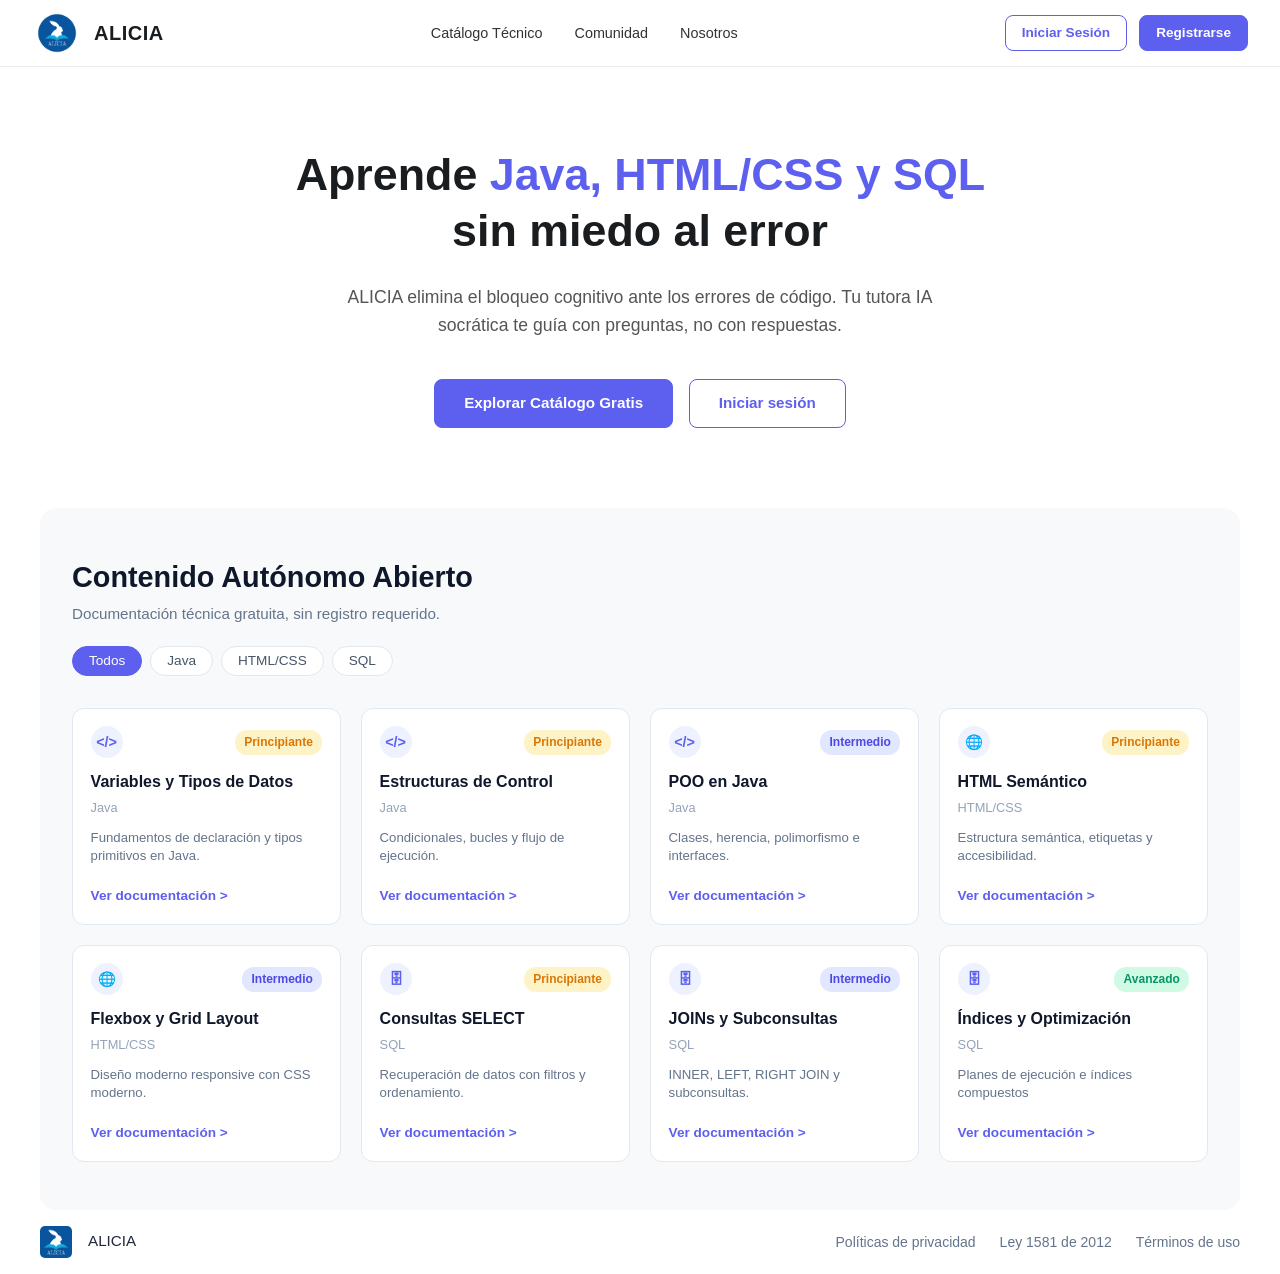
<file: templates/index.html>
<!DOCTYPE html>
<html lang="es">
    <head>
        <meta charset="UTF-8">
        <meta name="viewport" content="width=device-width, initial-scale=1.0">
        <link rel="icon" type="image/png" href="../static/img/logo02.png">
        <link rel="stylesheet" href="../static/style/style.index.css">
        <title>ALICIA</title>
    </head>
    <body>
        <header>
            <div class="logo-container">
                <img src="../static/img/logo02.png" alt="ALICIA Tutor IA" width="50">
                <span class="brand-name">ALICIA</span>
            </div>
            <nav class="nav-menu">
                <ul>
                    <li><a href="#">Catálogo Técnico</a></li>
                    <li><a href="#">Comunidad</a></li>
                    <li><a href="#">Nosotros</a></li>
                </ul>
            </nav>
            <div class="buttons-action">
                <a href="inicioSesion.html" class="btn-segundario">Iniciar Sesión</a>
                <a href="registrarse.html" class="btn-primario">Registrarse</a>
            </div>
        </header>

        <main>
            <section class="hero-section">
                <h1>Aprende <span class="resaltado">Java, HTML/CSS y SQL</span> sin miedo al error</h1>
                <p>
                    ALICIA elimina el bloqueo cognitivo ante los errores de código. Tu tutora IA 
                    socrática te guía con preguntas, no con respuestas.
                </p>
                <div class="hero-butons">
                    <a href="#" class="btn-primario-hero">Explorar Catálogo Gratis</a>
                    <a href="../templates/inicioSesion.html" class="btn-segundario-hero">Iniciar sesión</a>
                </div>
            </section>

            <section class="catalogo">
                <div class="header-catalogo">
                    <h2>Contenido Autónomo Abierto</h2>
                    <p>
                        Documentación técnica gratuita, sin registro requerido.
                    </p>
                </div>

                <div class="catalog-filters">
                    <button class="filter-btn active">Todos</button>
                    <button class="filter-btn">Java</button>
                    <button class="filter-btn">HTML/CSS</button>
                    <button class="filter-btn">SQL</button>
                </div>

                <div class="cards-red">

                    <article class="card">
                        <div class="card-header">
                            <span class="card-icon">&lt;/&gt;</span>
                            <span class="etiqueta-nivel principiante">Principiante</span>
                        </div>
                        <h3>Variables y Tipos de Datos</h3>
                        <span class="tech-tag">Java</span>
                        <p>Fundamentos de declaración y tipos primitivos en Java.</p>
                        <a href="#" class="card-link">Ver documentación &gt;</a>
                    </article>

                    <article class="card">
                        <div class="card-header">
                            <span class="card-icon">&lt;/&gt;</span>
                            <span class="etiqueta-nivel principiante">Principiante</span>
                        </div>
                        <h3>Estructuras de Control</h3>
                        <span class="tech-tag">Java</span>
                        <p>Condicionales, bucles y flujo de ejecución.</p>
                        <a href="#" class="card-link">Ver documentación &gt;</a>
                    </article>

                    <article class="card">
                        <div class="card-header">
                            <span class="card-icon">&lt;/&gt;</span>
                            <span class="etiqueta-nivel intermedio">Intermedio</span>
                        </div>
                        <h3>POO en Java</h3>
                        <span class="tech-tag">Java</span>
                        <p>Clases, herencia, polimorfismo e interfaces.</p>
                        <a href="#" class="card-link">Ver documentación &gt;</a>
                    </article>

                    <article class="card">
                        <div class="card-header">
                            <span class="card-icon">&#127760;</span>
                            <span class="etiqueta-nivel principiante">Principiante</span>
                        </div>
                        <h3>HTML Semántico</h3>
                        <span class="tech-tag">HTML/CSS</span>
                        <p>Estructura semántica, etiquetas y accesibilidad.</p>
                        <a href="#" class="card-link">Ver documentación &gt;</a>
                    </article>

                    <article class="card">
                        <div class="card-header">
                            <span class="card-icon">&#127760;</span>
                            <span class="etiqueta-nivel intermedio">Intermedio</span>
                        </div>
                        <h3>Flexbox y Grid Layout</h3>
                        <span class="tech-tag">HTML/CSS</span>
                        <p>Diseño moderno responsive con CSS moderno.</p>
                        <a href="#" class="card-link">Ver documentación &gt;</a>
                    </article>

                    <article class="card">
                        <div class="card-header">
                            <span class="card-icon">&#128452;</span>
                            <span class="etiqueta-nivel principiante">Principiante</span>
                        </div>
                        <h3>Consultas SELECT</h3>
                        <span class="tech-tag">SQL</span>
                        <p>Recuperación de datos con filtros y ordenamiento.</p>
                        <a href="#" class="card-link">Ver documentación &gt;</a>
                    </article>

                    <article class="card">
                        <div class="card-header">
                            <span class="card-icon">&#128452;</span>
                            <span class="etiqueta-nivel intermedio">Intermedio</span>
                        </div>
                        <h3>JOINs y Subconsultas</h3>
                        <span class="tech-tag">SQL</span>
                        <p>INNER, LEFT, RIGHT JOIN y subconsultas.</p>
                        <a href="#" class="card-link">Ver documentación &gt;</a>
                    </article>

                    <article class="card">
                        <div class="card-header">
                            <span class="card-icon">&#128452;</span>
                            <span class="etiqueta-nivel avanzado">Avanzado</span>
                        </div>
                        <h3>Índices y Optimización</h3>
                        <span class="tech-tag">SQL</span>
                        <p>Planes de ejecución e índices compuestos</p>
                        <a href="#" class="card-link">Ver documentación &gt;</a>
                    </article>
                </div>
            </section>
        </main>

        <footer>
            <div class="footer-container">
    
            <!-- Lado Izquierdo: Icono y Texto -->
                <div class="footer-left">
                <!-- Icono de Chispa ALICIA -->
                    <div class="alicia-icon">
                    <!-- Reemplaza con un icono real de la chispa si lo tienes, o una imagen -->
                        <img src="../static/img/logo03.png" alt="Icono ALICIA">
                        <!-- O alternativamente con un SVG si prefieres -->
                    </div>
                <!-- Texto de Identificación -->
                    <div class="footer-text">
                    ALICIA
                    </div>
                </div>
    
                <!-- Lado Derecho: Enlaces Legales -->
                <nav class="navegacion-legal">
                    <ul>
                        <li><a href="#">Políticas de privacidad</a></li>
                        <li><a href="#">Ley 1581 de 2012</a></li>
                        <li><a href="#">Términos de uso</a></li>
                    </ul>
                </nav>
    
            </div>
        </footer>
    
    </body>
</html>
</file>
<file: static/style/style.index.css>
* {
    padding: 0;
    margin: 0;
    box-sizing: border-box;
}

body {
    font-family: Arial, Helvetica, sans-serif;
    background-color: #ffffff;
    color: #1a1d20;
    line-height: 1.5;
}

header {
    display: flex;
    justify-content: space-between;
    align-items: center;
    padding: 0.5rem 2rem;
    background-color: #ffffff;
    border-bottom: 1px solid #e9ecef;
    position: sticky;
    top: 0;
    z-index: 100;
}

/* Control del Logo */
.logo img {
    height: 40px;
    width: auto;
    display: block;
}

/* Menú de Navegación (Consolidado) */
.nav-menu ul {
    list-style: none;
    display: flex;
    gap: 2rem;
    padding-left: 0;
}

.nav-menu a {
    text-decoration: none;
    color: #333333;
    font-size: 0.9rem;
    font-weight: 500;
    transition: color 0.2s ease;
}

.nav-menu a:hover {
    color: #5d5fef;
}

/* Botones de Acción */
.buttons-action {
    display: flex;
    gap: 0.75rem;
}

.btn-primario, .btn-segundario {
    text-decoration: none;
    padding: 0.4rem 1rem;
    border-radius: 8px;
    font-size: 0.85rem;
    font-weight: 600;
    display: inline-block;
    transition: background-color 0.2s ease, border-color 0.2s ease;
}

.btn-primario {
    background-color: #5d5fef;
    color: #ffffff;
    border: 1.5px solid #5d5fef;
}

.btn-primario:hover {
    background-color: #4b4ddb;
    border-color: #4b4ddb;
}

.btn-segundario {
    background-color: transparent;
    color: #5d5fef;
    border: 1.5px solid #5d5fef;
}

.btn-segundario:hover {
    background-color: #f0f0ff;
}


/* Contenedor que agrupa el Logo y el Nombre */
.logo-container {
    display: flex;
    align-items: center; /* Alinea el texto y la imagen verticalmente */
    gap: 0.75rem;        /* Espacio entre la imagen del logo y el texto ALICIA */
}

/* Control del Logo */
.logo img {
    height: 40px;
    width: auto;
    display: block;
}

/* Nombre de la marca al lado del logo */
.brand-name {
    font-size: 1.25rem;
    font-weight: 700;
    color: #1a1d20;      /* Ajusta al color que requieras */
    letter-spacing: 0.5px;
}

/* ==========================================
   HERO SECTION
   ========================================== */

.hero-section {
    text-align: center;
    padding: 5rem 2rem;
    max-width: 800px;
    margin: 0 auto; /* Centra el contenido horizontalmente */
}

/* Título Principal */
.hero-section h1 {
    font-size: 2.8rem;
    font-weight: 700;
    color: #1a1d20;
    line-height: 1.25;
    margin-bottom: 1.5rem;
}

/* Texto resaltado (Java, HTML/CSS y SQL) */
.resaltado {
    color: #5d5fef; /* El morado distintivo de tu proyecto */
}

/* Parrafo descriptivo */
.hero-section p {
    font-size: 1.1rem;
    color: #555555;
    line-height: 1.6;
    margin-bottom: 2.5rem;
    max-width: 650px;
    margin-left: auto;
    margin-right: auto;
}

/* Contenedor de Botones */
.hero-butons {
    display: flex;
    justify-content: center;
    align-items: center;
    gap: 1rem;
}

/* Estilos de los botones del Hero */
.btn-primario-hero, 
.btn-segundario-hero {
    text-decoration: none;
    padding: 0.75rem 1.8rem; /* Un poco más de presencia que los del header */
    border-radius: 8px;
    font-size: 0.95rem;
    font-weight: 600;
    display: inline-block;
    transition: background-color 0.2s ease, border-color 0.2s ease, color 0.2s ease;
}

/* Botón Primario ("Explorar Catálogo Gratis") */
.btn-primario-hero {
    background-color: #5d5fef;
    color: #ffffff;
    border: 1.5px solid #5d5fef;
}

.btn-primario-hero:hover {
    background-color: #4b4ddb;
    border-color: #4b4ddb;
}

/* Botón Secundario ("Iniciar sesión") */
.btn-segundario-hero {
    background-color: transparent;
    color: #5d5fef;
    border: 1.5px solid #5d5fef;
}

.btn-segundario-hero:hover {
    background-color: #f0f0ff;
}

/* Adaptación para pantallas móviles */
@media (max-width: 600px) {
    .hero-section {
        padding: 3rem 1rem;
    }

    .hero-section h1 {
        font-size: 2rem;
    }

    .hero-butons {
        flex-direction: column;
        width: 100%;
    }

    .btn-primario-hero, 
    .btn-segundario-hero {
        width: 100%;
        text-align: center;
    }
}

/* ==========================================
   SECCIÓN CATÁLOGO (Ajustado al prototipo)
   ========================================== */

.catalogo {
    padding: 3rem 2rem;
    max-width: 1200px;
    margin: 0 auto;
    background-color: #f8f9fa; /* Fondo gris claro suave como la imagen */
    border-radius: 16px;
}

/* Encabezado ALINEADO A LA IZQUIERDA */
.header-catalogo {
    text-align: left; /* Alineado a la izquierda */
    margin-bottom: 1.25rem;
}

.header-catalogo h2 {
    font-size: 1.8rem;
    font-weight: 700;
    color: #0f172a;
    margin-bottom: 0.25rem;
}

.header-catalogo p {
    color: #64748b;
    font-size: 0.95rem;
}

/* Filtros ALINEADOS A LA IZQUIERDA */
.catalog-filters {
    display: flex;
    justify-content: flex-start; /* Alineados a la izquierda */
    gap: 0.5rem;
    margin-bottom: 2rem;
    flex-wrap: wrap;
}

.filter-btn {
    background-color: #ffffff;
    border: 1px solid #e2e8f0;
    color: #475569;
    padding: 0.4rem 1rem; /* Botones un poco más compactos */
    border-radius: 20px;
    font-size: 0.85rem;
    font-weight: 500;
    cursor: pointer;
    transition: all 0.2s ease;
}

.filter-btn:hover {
    border-color: #5d5fef;
    color: #5d5fef;
}

.filter-btn.active {
    background-color: #5d5fef;
    color: #ffffff;
    border-color: #5d5fef;
}

/* Rejilla de Tarjetas */
.cards-red {
    display: grid;
    grid-template-columns: repeat(auto-fill, minmax(240px, 1fr)); /* Reducimos el ancho mínimo de las tarjetas */
    gap: 1.25rem; /* Espaciado más ajustado entre tarjetas */
}

/* Tarjeta más compacta */
.card {
    background-color: #ffffff;
    border: 1px solid #e2e8f0;
    border-radius: 12px;
    padding: 1.1rem; /* Reducido de 1.5rem a 1.1rem para achicar la tarjeta */
    display: flex;
    flex-direction: column;
    justify-content: space-between;
    transition: transform 0.2s ease, box-shadow 0.2s ease;
}

.card:hover {
    transform: translateY(-3px);
    box-shadow: 0 8px 16px rgba(0, 0, 0, 0.04);
}

.card-header {
    display: flex;
    justify-content: space-between;
    align-items: center;
    margin-bottom: 0.75rem;
}

/* Ícono en contenedor circular (como en el prototipo) */
.card-icon {
    display: flex;
    align-items: center;
    justify-content: center;
    width: 32px;
    height: 32px;
    background-color: #eef2ff;
    color: #5d5fef;
    border-radius: 50%;
    font-size: 0.9rem;
    font-weight: bold;
}

/* Badges / Etiquetas de Nivel */
.etiqueta-nivel {
    font-size: 0.75rem;
    font-weight: 600;
    padding: 0.2rem 0.6rem;
    border-radius: 12px;
}

.etiqueta-nivel.principiante {
    background-color: #fef3c7; /* Color amarillento suave como la captura del prototipo */
    color: #d97706;
}

.etiqueta-nivel.intermedio {
    background-color: #e0e7ff;
    color: #4f46e5;
}

.etiqueta-nivel.avanzado {
    background-color: #d1fae5;
    color: #059669;
}

/* Textos internos de la tarjeta */
.card h3 {
    font-size: 1rem; /* Tipografía más pequeña para la tarjeta compacta */
    font-weight: 700;
    color: #0f172a;
    margin-bottom: 0.2rem;
}

.tech-tag {
    display: block;
    font-size: 0.8rem;
    color: #94a3b8; /* Gris suave debajo del título */
    font-weight: 500;
    margin-bottom: 0.75rem;
}

.card p {
    font-size: 0.825rem;
    color: #64748b;
    line-height: 1.4;
    margin-bottom: 1.25rem;
}

.card-link {
    text-decoration: none;
    color: #5d5fef;
    font-size: 0.85rem;
    font-weight: 600;
}

.card-link:hover {
    text-decoration: underline;
}


/* Reinicio básico para asegurar que el footer esté en su lugar */
html, body {
  height: 100%;
  margin: 0;
  display: flex;
  flex-direction: column;
}

/* El contenido principal de tu página debe tener 'flex: 1' para empujar el footer */
main, .page-content {
  flex: 1;
}

footer {
  width: 100%;
  background-color: #ffffff; /* Fondo blanco */
  padding: 1rem 2rem; /* Espaciado interno */
  margin-top: auto; /* Mantiene el footer abajo */
}

/* Contenedor central para alinear ambos lados */
.footer-container {
  max-width: 1200px; /* Ancho máximo opcional para contener el contenido */
  margin: 0 auto; /* Centrar el contenedor */
  display: flex;
  justify-content: space-between; /* Lado izquierdo y derecho separados */
  align-items: center; /* Alineación vertical central */
}

/* Lado Izquierdo */
.footer-left {
  display: flex;
  align-items: center; /* Icono y texto alineados horizontalmente */
  gap: 1rem; /* Espacio entre icono y texto */
}

/* Estilos para el icono (cuadrado azul) */
.alicia-icon {
  width: 32px; /* Ancho del cuadrado */
  height: 32px; /* Altura del cuadrado */
  background-color: #d5d3da; /* Color de fondo violeta/azul (ajusta a tu gusto exacto) */
  border-radius: 5px; /* Bordes redondeados */
  display: flex;
  justify-content: center; /* Centrado horizontal del icono interior */
  align-items: center; /* Centrado vertical del icono interior */
  overflow: hidden; /* Para que el icono/imagen no se salga */
}

.alicia-icon img, 
.alicia-icon svg {
  max-width: 50px; /* Asegura que el icono de la chispa no se vea muy grande */
  max-height: 50px;
  color: #ffffff; /* Color del icono de la chispa si es SVG */
}

/* Estilos para el texto de identificación */
.footer-text {
  color: #1e293b; /* Color de texto oscuro, profesional */
  font-size: 0.95rem;
  font-weight: 500; /* Ligeramente grueso, como en la imagen */
}

/* Lado Derecho: Enlaces Legales */
.navegacion-legal ul {
  list-style: none; /* Quitar puntos de lista */
  display: flex;
  gap: 1.5rem; /* Espacio entre enlaces */
  margin: 0;
  padding: 0;
}

.navegacion-legal a {
  color: #64748b; /* Color de texto gris claro para los enlaces */
  text-decoration: none; /* Sin subrayado */
  font-size: 0.875rem; /* Tamaño de fuente ligeramente más pequeño */
  font-weight: 400;
  transition: color 0.2s ease;
}

.navegacion-legal a:hover {
  color: #1e293b; /* Color más oscuro al pasar el ratón */
}

/* Adaptación para pantallas móviles (opcional pero recomendado) */
@media (max-width: 768px) {
  .footer-container {
    flex-direction: column;
    text-align: center;
    gap: 1.5rem;
  }
  
  .footer-left {
    justify-content: center;
  }
  
  .navegacion-legal ul {
    justify-content: center;
    flex-wrap: wrap; /* Para que no se corte en móviles muy pequeños */
  }
}
</file>
